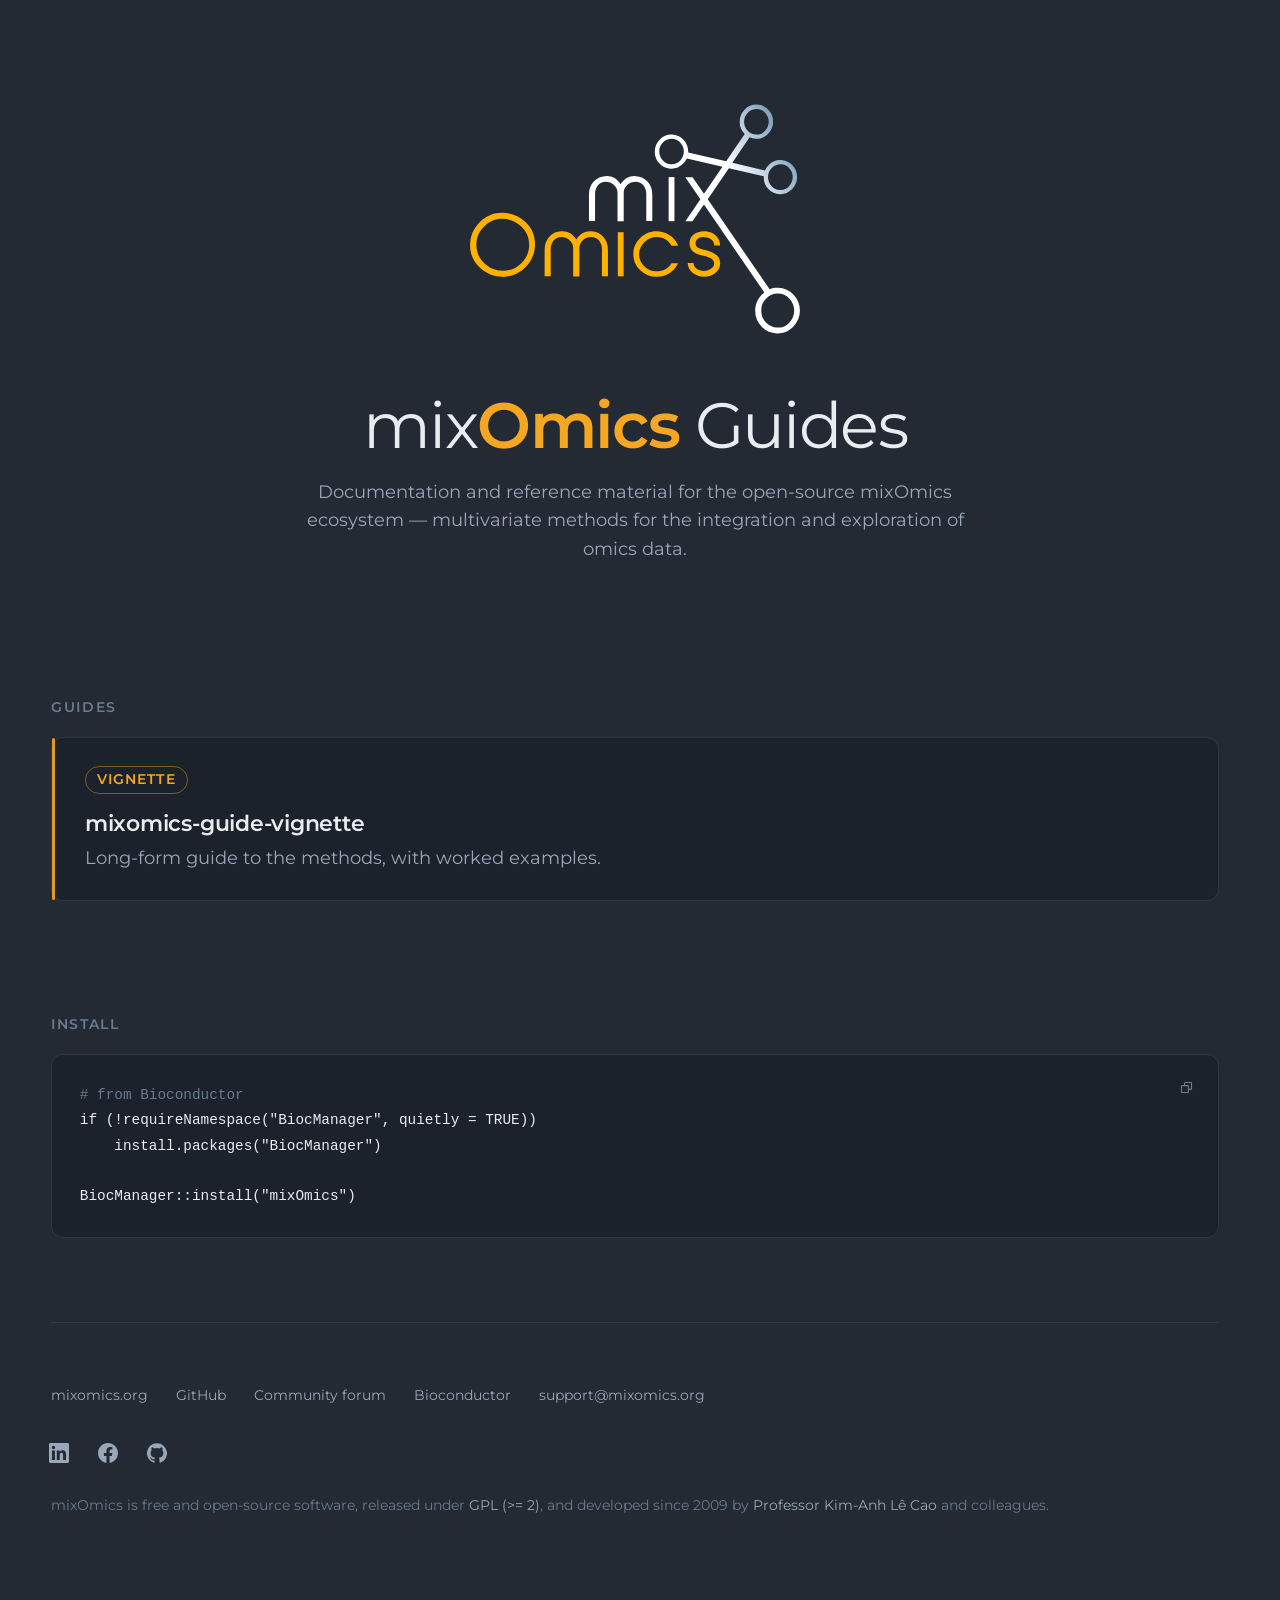
<file: index.html>
<!DOCTYPE html>
<html lang="en-AU">
<head>
<meta charset="utf-8">
<meta name="viewport" content="width=device-width, initial-scale=1">

<title>mixOmics Guides — documentation for the open-source mixOmics ecosystem</title>
<meta name="description" content="Guides and reference material for mixOmics: open-source multivariate methods for the integration and exploration of omics data, distributed through Bioconductor.">
<meta name="color-scheme" content="dark">
<meta name="theme-color" content="#232A34">
<meta name="robots" content="index, follow, max-image-preview:large">
<link rel="canonical" href="https://guides.mixomics.org/">

<meta property="og:type" content="website">
<meta property="og:site_name" content="mixOmics Guides">
<meta property="og:title" content="mixOmics Guides">
<meta property="og:description" content="Documentation for the open-source mixOmics ecosystem.">
<meta property="og:url" content="https://guides.mixomics.org/">
<meta property="og:image" content="https://guides.mixomics.org/social-preview.png">
<meta property="og:image:width" content="1200">
<meta property="og:image:height" content="630">
<meta property="og:image:alt" content="mixOmics Guides">
<meta property="og:locale" content="en_AU">
<meta name="twitter:card" content="summary_large_image">

<link rel="icon" href="mixomics-favicon.svg" type="image/svg+xml">
<link rel="alternate icon" href="mixomics-favicon.ico" sizes="any">
<link rel="preload" as="image" href="mixomics-logo.svg" fetchpriority="high">

<link rel="preconnect" href="https://fonts.googleapis.com">
<link rel="preconnect" href="https://fonts.gstatic.com" crossorigin>
<link rel="stylesheet" href="https://fonts.googleapis.com/css2?family=Montserrat:wght@400;500;600;700&display=swap">
<link rel="stylesheet" href="style.css?v=20260823">

<script type="application/ld+json">
{
  "@context": "https://schema.org",
  "@graph": [
    {
      "@type": "WebSite",
      "@id": "https://guides.mixomics.org/#website",
      "url": "https://guides.mixomics.org/",
      "name": "mixOmics Guides",
      "description": "Documentation for the open-source mixOmics ecosystem.",
      "inLanguage": "en-AU"
    },
    {
      "@type": "SoftwareApplication",
      "name": "mixOmics",
      "applicationCategory": "Multivariate statistical analysis of omics data",
      "operatingSystem": "Cross-platform",
      "programmingLanguage": "R",
      "license": "https://github.com/mixOmics-org/mixOmics/blob/master/LICENSE",
      "url": "https://mixomics.org",
      "codeRepository": "https://github.com/mixOmics-org/mixOmics",
      "author": {
        "@type": "Person",
        "name": "Kim-Anh Lê Cao",
        "identifier": "https://orcid.org/0000-0003-3923-1116",
        "sameAs": "https://orcid.org/0000-0003-3923-1116"
      }
    }
  ]
}
</script>
</head>

<body>
<a class="u-skip-link" href="#guides">Skip to guides</a>

<div class="page">
  <main class="page__main" id="main">

    <header class="masthead">
      <img class="masthead__logo" src="mixomics-logo.svg" alt=""
           width="640" height="360" fetchpriority="high" decoding="async">
      <h1 class="masthead__title">mix<span class="masthead__accent">Omics</span> Guides</h1>
      <p class="masthead__lede">
        Documentation and reference material for the open-source mixOmics
        ecosystem — multivariate methods for the integration and exploration
        of omics data.
      </p>
    </header>

    <section class="page__section" aria-labelledby="guides">
      <h2 class="page__eyebrow" id="guides">Guides</h2>

      <!-- GUIDES:START — generated by .github/workflows/build-index.yml
           Do not edit by hand. Tag a repository with the topic `mixomics-guide`
           plus one of `guide-vignette` / `guide-tutorial` / `guide-reference`,
           and enable Pages on it; the next run picks it up. -->
      <ul class="guides">
        <li class="guides__item">
          <a class="guide guide--vignette" href="/mixomics-guide-vignette/">
            <span class="guide__type">Vignette</span>
            <span class="guide__title">mixomics-guide-vignette</span>
            <span class="guide__note">Long-form guide to the methods, with worked examples.</span>
          </a>
        </li>
      </ul>
      <!-- GUIDES:END -->
    </section>

    <section class="page__section" aria-labelledby="install">
      <h2 class="page__eyebrow" id="install">Install</h2>

      <div class="code">
        <button class="code__copy" type="button" data-copy="#install-source" title="Copy">
          <svg class="code__icon code__icon--copy" viewBox="0 0 24 24" aria-hidden="true" focusable="false">
            <path d="M9 9V5a1 1 0 0 1 1-1h9a1 1 0 0 1 1 1v9a1 1 0 0 1-1 1h-4" fill="none" stroke="currentColor" stroke-width="1.8" stroke-linecap="round" stroke-linejoin="round"/>
            <rect x="4" y="9" width="11" height="11" rx="1" fill="none" stroke="currentColor" stroke-width="1.8"/>
          </svg>
          <svg class="code__icon code__icon--done" viewBox="0 0 24 24" aria-hidden="true" focusable="false">
            <path d="M5 12.5 10 17.5 19 7" fill="none" stroke="currentColor" stroke-width="2.2" stroke-linecap="round" stroke-linejoin="round"/>
          </svg>
          <span class="u-visually-hidden">Copy install commands</span>
        </button>
<pre class="code__pre" id="install-source"><code class="code__source"><span class="code__comment"># from Bioconductor</span>
if (!requireNamespace("BiocManager", quietly = TRUE))
    install.packages("BiocManager")

BiocManager::install("mixOmics")</code></pre>
      </div>
      <p class="code__status" role="status" aria-live="polite"></p>
    </section>

    <footer class="site-footer">
      <nav class="site-footer__nav" aria-label="Related sites">
        <a class="site-footer__link" href="https://mixomics.org" target="_blank" rel="noopener">mixomics.org</a>
        <a class="site-footer__link" href="https://github.com/mixOmics-org" target="_blank" rel="noopener">GitHub</a>
        <a class="site-footer__link" href="https://mixomics-users.discourse.group" target="_blank" rel="noopener">Community forum</a>
        <a class="site-footer__link" href="https://bioconductor.org/packages/mixOmics/" target="_blank" rel="noopener">Bioconductor</a>
        <a class="site-footer__link" href="mailto:support@mixomics.org">support@mixomics.org</a>
      </nav>

      <ul class="social" aria-label="Social media">
        <li class="social__item">
          <a class="social__link" href="https://www.linkedin.com/company/mixomics" target="_blank" rel="noopener">
            <span class="u-visually-hidden">mixOmics on LinkedIn</span>
            <svg class="social__icon" viewBox="0 0 24 24" aria-hidden="true" focusable="false"><path d="M20.45 20.45h-3.56v-5.57c0-1.33-.03-3.04-1.85-3.04-1.85 0-2.14 1.45-2.14 2.94v5.67H9.35V9h3.41v1.56h.05a3.74 3.74 0 0 1 3.37-1.85c3.6 0 4.27 2.37 4.27 5.46v6.28zM5.34 7.43a2.06 2.06 0 1 1 0-4.13 2.06 2.06 0 0 1 0 4.13zm1.78 13.02H3.55V9h3.57v11.45zM22.22 0H1.77C.79 0 0 .77 0 1.72v20.56C0 23.23.79 24 1.77 24h20.45c.98 0 1.78-.77 1.78-1.72V1.72C24 .77 23.2 0 22.22 0z"/></svg>
          </a>
        </li>
        <li class="social__item">
          <a class="social__link" href="https://www.facebook.com/mixOmics" target="_blank" rel="noopener">
            <span class="u-visually-hidden">mixOmics on Facebook</span>
            <svg class="social__icon" viewBox="0 0 24 24" aria-hidden="true" focusable="false"><path d="M24 12.07C24 5.4 18.63 0 12 0S0 5.4 0 12.07C0 18.1 4.39 23.1 10.13 24v-8.44H7.08v-3.49h3.05V9.41c0-3.02 1.79-4.69 4.53-4.69 1.31 0 2.68.24 2.68.24v2.97h-1.51c-1.49 0-1.96.93-1.96 1.89v2.25h3.33l-.53 3.49h-2.8V24C19.61 23.1 24 18.1 24 12.07z"/></svg>
          </a>
        </li>
        <li class="social__item">
          <a class="social__link" href="https://github.com/mixOmics-org" target="_blank" rel="noopener">
            <span class="u-visually-hidden">mixOmics on GitHub</span>
            <svg class="social__icon" viewBox="0 0 24 24" aria-hidden="true" focusable="false"><path d="M12 .3a12 12 0 0 0-3.79 23.4c.6.1.82-.26.82-.58v-2.23c-3.34.73-4.04-1.42-4.04-1.42-.55-1.39-1.34-1.76-1.34-1.76-1.09-.75.08-.73.08-.73 1.2.08 1.84 1.24 1.84 1.24 1.07 1.84 2.81 1.31 3.5 1 .1-.78.42-1.31.76-1.61-2.67-.3-5.47-1.34-5.47-5.94 0-1.31.47-2.38 1.24-3.22-.14-.3-.54-1.52.1-3.18 0 0 1-.32 3.3 1.23a11.5 11.5 0 0 1 6 0c2.28-1.55 3.29-1.23 3.29-1.23.65 1.66.24 2.88.12 3.18.77.84 1.23 1.91 1.23 3.22 0 4.61-2.8 5.63-5.48 5.93.43.37.81 1.1.81 2.22v3.29c0 .32.22.7.83.58A12 12 0 0 0 12 .3z"/></svg>
          </a>
        </li>
      </ul>

      <p class="site-footer__colophon">
        mixOmics is free and open-source software, released under
        <a class="site-footer__link" href="https://github.com/mixOmics-org/mixOmics/blob/master/LICENSE" target="_blank" rel="noopener">GPL (>= 2)</a>,
        and developed since 2009 by
        <a class="site-footer__link" href="https://orcid.org/0000-0003-3923-1116" target="_blank" rel="noopener">Professor Kim-Anh Lê Cao</a>
        and colleagues.
      </p>
    </footer>

  </main>
</div>

<script src="script.js?v=20260823" defer></script>
</body>
</html>
</file>
<file: style.css>
/*!
 * SPDX-FileCopyrightText: 2026 mixOmics
 * SPDX-License-Identifier: CC-BY-4.0
 * Source: https://github.com/mixOmics-org/mixomics-org.github.io
 */

/* ============================================================================
   mixOmics Guides — guides.mixomics.org
   ============================================================================

   TOKENS
     Three anchors — small 20rem (320px), medium 48rem (768px), large 80rem
     (1280px) — with TWO interpolation segments rather than one straight line.
     Segment A runs s→m in :root; segment B runs m→l and is redefined inside a
     single container query. Below s and above l the clamps hold flat.

     All clamps use `cqi`, never `vw`. `.page` is the query container AND
     carries the width cap, so 1cqi = 1% of the content column. If the
     container were full-width, cqi would equal vw and the cap would do
     nothing for the scale.

   UNITS
     rem for everything sized against the document; em for anything that must
     track its own font-size (icons, pill padding); ch for measure. The only
     px values are hairlines inside gradients where sub-pixel rem rounding
     causes seams.

   NAMING
     BEM. block, block__element, block--modifier. No element selectors carry
     visual style except the reset, so specificity stays flat at 0-1-0.

   OVERRIDE POINTS
     Change --measure, --logo-max, --guide-min, --radius, --scrollbar-*, or
     any --fs-* / --sp-* token. Nothing below the token blocks hardcodes a size.
   ========================================================================= */

/* ==========================================================================
   1. TOKENS
   ========================================================================== */

:root {
  /* --- viewport anchors (documentation; clamps are pre-computed) --------- */
  --vp-s: 20rem;    /*  320px */
  --vp-m: 48rem;    /*  768px */
  --vp-l: 80rem;    /* 1280px */

  /* --- colour ----------------------------------------------------------- */
  --c-bg:        #232A34;
  --c-surface:   #1B222B;
  --c-surface-2: #1F2833;
  --c-line:      #2E3742;
  --c-brand:     #F5A623;
  --c-brand-2:   #26A69A;
  --c-brand-3:   #8E6BC9;
  --c-fg:        #E8EDF2;
  --c-fg-muted:  #9AA7B8;
  --c-fg-faint:  #6B7A8F;

  /* --- type: segment A, 320→768 ----------------------------------------- */
  --fs-n2:      clamp(0.6944rem, 0.6847rem + 0.04855cqi, 0.708rem);
  --fs-n1:      clamp(0.8333rem, 0.809rem  + 0.1215cqi,  0.8673rem);
  --fs-0:       clamp(1rem,      0.9554rem + 0.2232cqi,  1.062rem);
  --fs-1:       clamp(1.2rem,    1.127rem  + 0.3627cqi,  1.302rem);
  --fs-2:       clamp(1.44rem,   1.33rem   + 0.5515cqi,  1.594rem);
  --fs-3:       clamp(1.728rem,  1.567rem  + 0.8041cqi,  1.953rem);
  --fs-4:       clamp(2.074rem,  1.846rem  + 1.139cqi,   2.393rem);
  --fs-display: clamp(1.625rem,  1.268rem  + 1.786cqi,   2.125rem);
  --fs-page-title: clamp(2rem, 1.286rem + 3.571cqi, 3rem);      /* 32→48 */

  /* --- space: segment A -------------------------------------------------- */
  --sp-3xs: clamp(0.25rem,   0.2277rem + 0.1116cqi, 0.2812rem);
  --sp-2xs: clamp(0.5rem,    0.4554rem + 0.2232cqi, 0.5625rem);
  --sp-xs:  clamp(0.75rem,   0.7054rem + 0.2232cqi, 0.8125rem);
  --sp-s:   clamp(1rem,      0.9554rem + 0.2232cqi, 1.062rem);
  --sp-m:   clamp(1.5rem,    1.411rem  + 0.4464cqi, 1.625rem);
  --sp-l:   clamp(2rem,      1.866rem  + 0.6696cqi, 2.188rem);
  --sp-xl:  clamp(3rem,      2.821rem  + 0.8929cqi, 3.25rem);
  --sp-2xl: clamp(4rem,      3.732rem  + 1.339cqi,  4.375rem);
  --sp-3xl: clamp(6rem,      5.643rem  + 1.786cqi,  6.5rem);

  /* --- type faces -------------------------------------------------------- */
  --ff-sans: "Montserrat", -apple-system, BlinkMacSystemFont, "Segoe UI",
             Roboto, Helvetica, Arial, sans-serif;
  --ff-mono: ui-monospace, SFMono-Regular, "SF Mono", Menlo, Consolas,
             "Liberation Mono", monospace;

  --lh-tight: 1.1;
  --lh-snug:  1.35;
  --lh-body:  1.6;
  --lh-loose: 1.75;

  --fw-regular: 400;
  --fw-medium:  500;
  --fw-semi:    600;
  --fw-bold:    700;

  --ls-tight: -0.025em;
  --ls-wide:   0.08em;
  --ls-wider:  0.12em;

  /* --- layout ------------------------------------------------------------ */
  --measure:     80rem;   /* content column cap; also the cqi basis */
  --measure-min: 20rem;   /* narrowest supported column */
  --prose:       70ch;    /* running-text measure */
  --prose-tight: 56ch;    /* lede / card notes */
  --logo-max:    32rem;   /* raise to 40rem for the full 640px asset */
  --guide-min:   26rem;   /* card min before the grid drops a column */

  /* --- form -------------------------------------------------------------- */
  --radius:    0.75rem;
  --radius-sm: 0.5rem;
  --radius-pill: 62.4375rem;
  --rule:      0.0625rem;  /* 1px hairline */
  --rule-2:    0.09375rem; /* 1.5px */
  --tap:       2.75rem;    /* 44px minimum target */

  /* --- motion ------------------------------------------------------------ */
  --ease: cubic-bezier(.2, .7, .3, 1);
  --dur-fast: .18s;
  --dur:      .22s;
  --dur-slow: 4.5s;

  /* --- scrollbar --------------------------------------------------------- */
  --scrollbar-size:  0.75rem;
  --scrollbar-track: var(--c-surface);
  --scrollbar-thumb: var(--c-brand);
  --scrollbar-thumb-hover: #FFB93E;
}

/* --- segment B: 768→1280 --------------------------------------------------
   A second interpolation slope, without any layout living in a breakpoint.

   IMPORTANT — the selector must be a DESCENDANT of the container.
   A @container rule styles only the container's descendants: the container
   element itself and its ancestors can never match, because size containment
   exists to prevent the circular dependency self-styling would create.
   So `:root` (an ancestor) and `.page` (the container) are both invalid here
   and the whole block silently does nothing. `.page > *` is the fix — the
   redefined custom properties then inherit to everything inside.
   -------------------------------------------------------------------------- */
@container page (min-width: 48rem) {
  .page > * {
    --fs-n2:      clamp(0.708rem,  0.6901rem + 0.03738cqi, 0.72rem);
    --fs-n1:      clamp(0.8673rem, 0.8184rem + 0.102cqi,   0.9rem);
    --fs-0:       clamp(1.062rem,  0.9688rem + 0.1953cqi,  1.125rem);
    --fs-1:       clamp(1.302rem,  1.145rem  + 0.3271cqi,  1.406rem);
    --fs-2:       clamp(1.594rem,  1.349rem  + 0.5106cqi,  1.758rem);
    --fs-3:       clamp(1.953rem,  1.587rem  + 0.7628cqi,  2.197rem);
    --fs-4:       clamp(2.393rem,  1.862rem  + 1.106cqi,   2.747rem);
    --fs-display: clamp(2.125rem,  1.188rem  + 1.953cqi,   2.75rem);
    --fs-page-title: clamp(3rem, 1.5rem + 3.125cqi, 4rem);        /* 48→64 */

    --sp-3xs: clamp(0.2812rem, 0.2344rem + 0.09766cqi, 0.3125rem);
    --sp-2xs: clamp(0.5625rem, 0.4688rem + 0.1953cqi,  0.625rem);
    --sp-xs:  clamp(0.8125rem, 0.7188rem + 0.1953cqi,  0.875rem);
    --sp-s:   clamp(1.062rem,  0.9688rem + 0.1953cqi,  1.125rem);
    --sp-m:   clamp(1.625rem,  1.438rem  + 0.3906cqi,  1.75rem);
    --sp-l:   clamp(2.188rem,  1.906rem  + 0.5859cqi,  2.375rem);
    --sp-xl:  clamp(3.25rem,   2.875rem  + 0.7812cqi,  3.5rem);
    --sp-2xl: clamp(4.375rem,  3.812rem  + 1.172cqi,   4.75rem);
    --sp-3xl: clamp(6.5rem,    5.75rem   + 1.562cqi,   7rem);
  }
}

@property --sheen {
  syntax: "<angle>";
  initial-value: 0deg;
  inherits: false;
}

/* ==========================================================================
   2. RESET
   ========================================================================== */

*, *::before, *::after { box-sizing: border-box; }

html {
  -webkit-text-size-adjust: 100%;
  scrollbar-gutter: stable;               /* no layout shift when it appears */
  scrollbar-width: thin;                  /* Firefox + modern Chromium */
  scrollbar-color: var(--scrollbar-thumb) var(--scrollbar-track);
  color-scheme: dark;
}

::-webkit-scrollbar { width: var(--scrollbar-size); height: var(--scrollbar-size); }
::-webkit-scrollbar-track { background: var(--scrollbar-track); }
::-webkit-scrollbar-thumb {
  background: var(--scrollbar-thumb);
  border: 0.1875rem solid var(--scrollbar-track);
  border-radius: var(--radius-pill);
}
::-webkit-scrollbar-thumb:hover { background: var(--scrollbar-thumb-hover); }
::-webkit-scrollbar-corner { background: var(--scrollbar-track); }

/* Sticky footer. The chain of flex containers below lets .site-footer take
   `margin-block-start: auto`, which consumes any leftover height and pins the
   footer to the bottom of the viewport on a short page — the 404, or a guides
   list with one card — without forcing 100svh on any single element. On a tall
   page the auto margin resolves to zero and the layout is unaffected. */
body {
  margin: 0;
  min-block-size: 100svh;
  display: flex;
  flex-direction: column;
  background: var(--c-bg);
  color: var(--c-fg);
  font-family: var(--ff-sans);
  font-size: var(--fs-0);
  font-weight: var(--fw-regular);
  line-height: var(--lh-body);
  -webkit-font-smoothing: antialiased;
  text-rendering: optimizeLegibility;
}

img, svg, video { display: block; max-width: 100%; height: auto; }

::selection { background: var(--c-brand); color: var(--c-bg); }

:where(a):focus-visible,
:where(button):focus-visible {
  outline: var(--rule-2) solid var(--c-brand);
  outline-offset: 0.1875rem;
}

/* ==========================================================================
   3. BLOCK: page  — the query container and the width cap
   ========================================================================== */

.page {
  container-type: inline-size;
  container-name: page;
  max-width: var(--measure);
  min-width: var(--measure-min);
  margin-inline: auto;
  flex: 1;                       /* claim the leftover height from body */
  display: flex;
  flex-direction: column;
  inline-size: 100%;
}

.page__main {
  padding-inline: clamp(1rem, 4cqi, var(--sp-2xl));
  padding-block: var(--sp-2xl) var(--sp-3xl);
  flex: 1;                       /* and pass it down to the footer */
  display: flex;
  flex-direction: column;
}

.page__section { flex: none; margin-block: var(--sp-xl); }

.page__eyebrow {
  margin: 0 0 var(--sp-s);
  color: var(--c-fg-faint);
  font-size: var(--fs-n1);
  font-weight: var(--fw-semi);
  letter-spacing: var(--ls-wider);
  text-transform: uppercase;
}

/* ==========================================================================
   4. BLOCK: masthead
   ========================================================================== */

.masthead {
  flex: none;
  margin-bottom: var(--sp-2xl);
  text-align: center;
}

.masthead__home {
  display: block;
  border-radius: var(--radius);
  text-decoration: none;
}

.masthead__home:focus-visible { outline-offset: var(--sp-2xs); }

.masthead__logo {
  width: min(100%, clamp(18rem, 40cqi, var(--logo-max)));
  aspect-ratio: 640 / 360;                /* reserves space before load */
  margin: 0 auto var(--sp-m);
}

.masthead__title {
  margin: 0 0 var(--sp-s);
  font-size: var(--fs-page-title);
  font-weight: var(--fw-regular);
  letter-spacing: var(--ls-tight);
  line-height: var(--lh-tight);
  text-wrap: balance;
}

.masthead__accent { color: var(--c-brand); font-weight: var(--fw-semi);}

.masthead__lede {
  max-width: var(--prose-tight);
  margin-inline: auto;
  margin-block: 0;
  color: var(--c-fg-muted);
  font-size: var(--fs-0);
  line-height: var(--lh-body);
}

/* ==========================================================================
   5. BLOCK: guides  — the list
   ========================================================================== */

/* auto-fit collapses empty tracks: one card fills the column, more flow into
   as many columns as fit. No breakpoint involved. */
.guides {
  display: grid;
  grid-template-columns: repeat(auto-fit, minmax(min(100%, var(--guide-min)), 1fr));
  gap: var(--sp-s);
  margin: 0;
  padding: 0;
  list-style: none;
}

.guides__item {
  display: grid;
  /* inherit the row track so sibling cards match height */
  grid-template-rows: subgrid;
  grid-row: span 1;
}

/* ==========================================================================
   6. BLOCK: guide  — a single card
   ========================================================================== */

.guide {
  --guide-accent: var(--c-fg-faint);

  position: relative;
  display: grid;
  grid-template-rows: auto auto 1fr;      /* type, title, note */
  gap: var(--sp-3xs);
  align-content: start;
  padding: var(--sp-m);
  padding-inline-start: calc(var(--sp-m) + var(--sp-3xs));
  min-height: var(--tap);
  border: var(--rule-2) solid transparent;
  border-radius: var(--radius);
  color: inherit;
  text-decoration: none;

  /* Gradient border via background-clip: fill to the padding box, border
     colour to the border box. No pseudo-element, so nothing is trapped when
     `transform` creates a stacking context on hover — which is exactly what
     breaks the common ::after + z-index:-1 approach. */
  background:
    linear-gradient(var(--c-surface), var(--c-surface)) padding-box,
    linear-gradient(var(--c-line), var(--c-line)) border-box;

  transition: transform var(--dur) var(--ease),
              box-shadow var(--dur) ease;
}

.guide::before {                          /* accent edge, visible at rest */
  content: "";
  position: absolute;
  inset-block: 0;
  inset-inline-start: 0;
  inline-size: 0.1875rem;
  border-radius: var(--radius-pill);
  background: var(--guide-accent);
  opacity: .9;
  transition: opacity var(--dur) ease, inline-size var(--dur) ease;
}

.guide:hover,
.guide:focus-visible {
  transform: translateY(-0.125rem) scale(1.005);
  box-shadow: 0 0.5rem 1.625rem -0.875rem
              color-mix(in srgb, var(--guide-accent) 75%, transparent);
  background:
    linear-gradient(var(--c-surface-2), var(--c-surface-2)) padding-box,
    conic-gradient(from var(--sheen),
      transparent 0deg,   var(--guide-accent) 50deg,  transparent 125deg,
      transparent 180deg, var(--guide-accent) 230deg, transparent 305deg) border-box;
  animation: sheen var(--dur-slow) linear infinite;
}

.guide:hover::before,
.guide:focus-visible::before { inline-size: 0.25rem; opacity: 1; }

.guide:focus-visible { outline-color: var(--guide-accent); }

@keyframes sheen { to { --sheen: 360deg; } }

.guide--vignette  { --guide-accent: var(--c-brand); }
.guide--tutorial  { --guide-accent: var(--c-brand-2); }
.guide--reference { --guide-accent: var(--c-brand-3); }

.guide__type {
  justify-self: start;
  margin-bottom: var(--sp-2xs);
  padding: 0.15em 0.75em;                 /* em: tracks its own font-size */
  border: var(--rule) solid
          color-mix(in srgb, var(--guide-accent) 45%, transparent);
  border-radius: var(--radius-pill);
  color: var(--guide-accent);
  font-size: var(--fs-n1);
  font-weight: var(--fw-semi);
  letter-spacing: var(--ls-wide);
  line-height: 1.5;
  text-transform: uppercase;
}

.guide__title {
  font-size: var(--fs-1);
  font-weight: var(--fw-semi);
  letter-spacing: -0.01em;
  line-height: var(--lh-snug);
  text-wrap: balance;
}

.guide__note {
  max-width: var(--prose-tight);
  color: var(--c-fg-muted);
  font-size: var(--fs-0);
  line-height: var(--lh-body);
}

/* ==========================================================================
   7. BLOCK: code
   ========================================================================== */

.code {
  position: relative;
  background: var(--c-surface);
  border: var(--rule) solid var(--c-line);
  border-radius: var(--radius);
}

.code__pre {
  margin: 0;
  padding: var(--sp-m);
  padding-inline-end: calc(var(--tap) + var(--sp-s));
  overflow-x: auto;
  -webkit-overflow-scrolling: touch;
  font-family: var(--ff-mono);
  font-size: var(--fs-n1);
  line-height: var(--lh-loose);
  tab-size: 2;
}

.code__source { font: inherit; color: var(--c-fg); white-space: pre; }
.code__comment { color: var(--c-fg-faint); }

.code__copy {
  position: absolute;
  inset-block-start: var(--sp-2xs);
  inset-inline-end: var(--sp-2xs);
  display: inline-flex;
  align-items: center;
  justify-content: center;
  inline-size: var(--tap);
  block-size: var(--tap);
  padding: 0;
  background: transparent;
  border: var(--rule) solid transparent;
  border-radius: var(--radius-sm);
  color: var(--c-fg-faint);
  cursor: pointer;
  transition: color var(--dur-fast) ease,
              background-color var(--dur-fast) ease,
              border-color var(--dur-fast) ease;
}

.code__copy:hover {
  color: var(--c-fg);
  background: var(--c-surface-2);
  border-color: var(--c-line);
}

.code__icon { inline-size: 1.125em; block-size: 1.125em; }
.code__icon--done { display: none; color: var(--c-brand-2); }

.code__copy[data-state="copied"] { color: var(--c-brand-2); }
.code__copy[data-state="copied"] .code__icon--copy { display: none; }
.code__copy[data-state="copied"] .code__icon--done { display: block; }

.code__status {
  margin: var(--sp-2xs) 0 0;
  min-block-size: 1.25em;
  color: var(--c-brand-2);
  font-size: var(--fs-n1);
}

/* ==========================================================================
   8. BLOCK: site-footer
   ========================================================================== */

.site-footer {
  /* auto absorbs the leftover height; the preceding section's own
     margin-block-end still guarantees a gap when the page is tall */
  margin-block-start: auto;
  padding-block-start: var(--sp-xl);
  border-top: var(--rule) solid var(--c-line);
  color: var(--c-fg-faint);
  font-size: var(--fs-n1);
}

.site-footer__nav {
  display: flex;
  flex-wrap: wrap;
  gap: var(--sp-2xs) var(--sp-m);
  margin-bottom: var(--sp-s);
}

.site-footer__link {
  padding-block: var(--sp-3xs);
  border-bottom: var(--rule) solid transparent;
  color: var(--c-fg-muted);
  text-decoration: none;
  transition: color var(--dur-fast) ease, border-color var(--dur-fast) ease;
}

.site-footer__link:hover {
  color: var(--c-brand);
  border-bottom-color: var(--c-brand);
}

/* Three separate things pin a line break here, and all three must go:
     1. `&nbsp;` in the markup — binds words into unbreakable units, so the
        browser is forced to wrap earlier than the width requires. Removed.
     2. `text-wrap: pretty` — reflows to avoid orphans, which reads as a
        break that will not move. Removed.
     3. `max-width` — wraps at the measure, not at the visible edge. With a
        70ch cap in a 1280px column the text stops two-thirds across and
        looks broken against the full-width blocks above.

   The colophon is two lines of credit, not running prose, so it takes the
   full column. --prose still governs anything genuinely long-form. */
.site-footer__colophon {
  margin: 0;
  line-height: var(--lh-loose);
}

/* ==========================================================================
   9. BLOCK: social
   ========================================================================== */

.social {
  display: flex;
  gap: var(--sp-3xs);
  margin: 0 0 var(--sp-s) calc(var(--sp-xs) * -1);
  padding: 0;
  list-style: none;
}

.social__item { display: flex; }

.social__link {
  display: inline-flex;
  align-items: center;
  justify-content: center;
  inline-size: var(--tap);
  block-size: var(--tap);
  border-radius: var(--radius-sm);
  color: var(--c-fg-muted);
  transition: color var(--dur-fast) ease, background-color var(--dur-fast) ease;
}

.social__link:hover { color: var(--c-brand); background: var(--c-surface); }
.social__icon { inline-size: 1.25rem; block-size: 1.25rem; fill: currentColor; }

/* ==========================================================================
   10. BLOCK: error (404)
   ========================================================================== */

/* A section within the shared page shell, not a standalone full-height view —
   the masthead and footer are the same as index.html so a wrong URL still
   looks like the site rather than a dead end. */
.error {
  flex: none;
  padding-block: var(--sp-xl);
  border-block: var(--rule) solid var(--c-line);
  margin-block: var(--sp-xl);
}

.error__title {
  margin: 0 0 var(--sp-2xs);
  font-size: var(--fs-3);
  font-weight: var(--fw-bold);
  letter-spacing: var(--ls-tight);
  line-height: var(--lh-tight);
}

.error__note {
  max-width: var(--prose);
  margin: 0 0 var(--sp-m);
  color: var(--c-fg-muted);
  font-size: var(--fs-0);
}

.error__actions {
  display: flex;
  flex-wrap: wrap;
  gap: var(--sp-2xs);
}

/* ==========================================================================
   BLOCK: button
   ========================================================================== */

.button {
  display: inline-flex;
  align-items: center;
  gap: var(--sp-2xs);
  min-block-size: var(--tap);
  padding-inline: var(--sp-m);
  padding-block: var(--sp-2xs);
  border: var(--rule-2) solid var(--c-line);
  border-radius: var(--radius-sm);
  background: var(--c-surface);
  color: var(--c-fg-muted);
  font-size: var(--fs-n1);
  font-weight: var(--fw-semi);
  text-decoration: none;
  transition: color var(--dur-fast) ease,
              background-color var(--dur-fast) ease,
              border-color var(--dur-fast) ease,
              transform var(--dur-fast) var(--ease);
}

.button:hover {
  color: var(--c-fg);
  background: var(--c-surface-2);
  border-color: var(--c-fg-faint);
}

.button:active { transform: translateY(0.0625rem); }

.button--primary {
  background: var(--c-brand);
  border-color: var(--c-brand);
  color: var(--c-bg);
}

.button--primary:hover {
  background: var(--scrollbar-thumb-hover);
  border-color: var(--scrollbar-thumb-hover);
  color: var(--c-bg);
}

.button__icon {
  inline-size: 1.15em;
  block-size: 1.15em;
  flex: none;
  transition: transform var(--dur) var(--ease);
}

/* the arrow leads the eye back — nudge it the way it points */
.button:hover .button__icon { transform: translateX(-0.125rem); }

/* ==========================================================================
   11. UTILITY
   ========================================================================== */

.u-visually-hidden {
  position: absolute;
  inline-size: 1px;
  block-size: 1px;
  padding: 0;
  margin: -1px;
  overflow: hidden;
  clip-path: inset(50%);
  white-space: nowrap;
  border: 0;
}

.u-skip-link {
  position: absolute;
  inset-block-start: 0;
  inset-inline-start: 0;
  z-index: 10;
  padding: var(--sp-xs) var(--sp-m);
  background: var(--c-brand);
  color: var(--c-bg);
  font-weight: var(--fw-semi);
  border-radius: 0 0 var(--radius) 0;
  /* hidden without a viewport offset — works in RTL and at any width */
  transform: translateY(-100%);
  transition: transform var(--dur-fast) var(--ease);
}

.u-skip-link:focus { transform: translateY(0); }

/* ==========================================================================
   12. USER PREFERENCES
   ========================================================================== */

@media (prefers-reduced-motion: reduce) {
  *, *::before, *::after {
    animation-duration: .01ms !important;
    animation-iteration-count: 1 !important;
    transition-duration: .01ms !important;
    scroll-behavior: auto !important;
  }
  .guide:hover, .guide:focus-visible {
    transform: none;
    animation: none;
    background:
      linear-gradient(var(--c-surface-2), var(--c-surface-2)) padding-box,
      linear-gradient(var(--guide-accent), var(--guide-accent)) border-box;
  }
}

@media (prefers-contrast: more) {
  :root {
    --c-fg-muted: #C6D0DC;
    --c-fg-faint: #9AA7B8;
    --c-line:     #4A5666;
  }
  .guide::before { opacity: 1; }
}

@media print {
  html { scrollbar-width: auto; }
  body { background: #fff; color: #000; }
  .social, .u-skip-link, .code__copy, .code__status { display: none; }
  .guide, .code { border: var(--rule) solid #ccc; background: #fff; box-shadow: none; }
  .site-footer__link::after { content: " (" attr(href) ")"; font-size: .8em; color: #555; }
}
</file>
